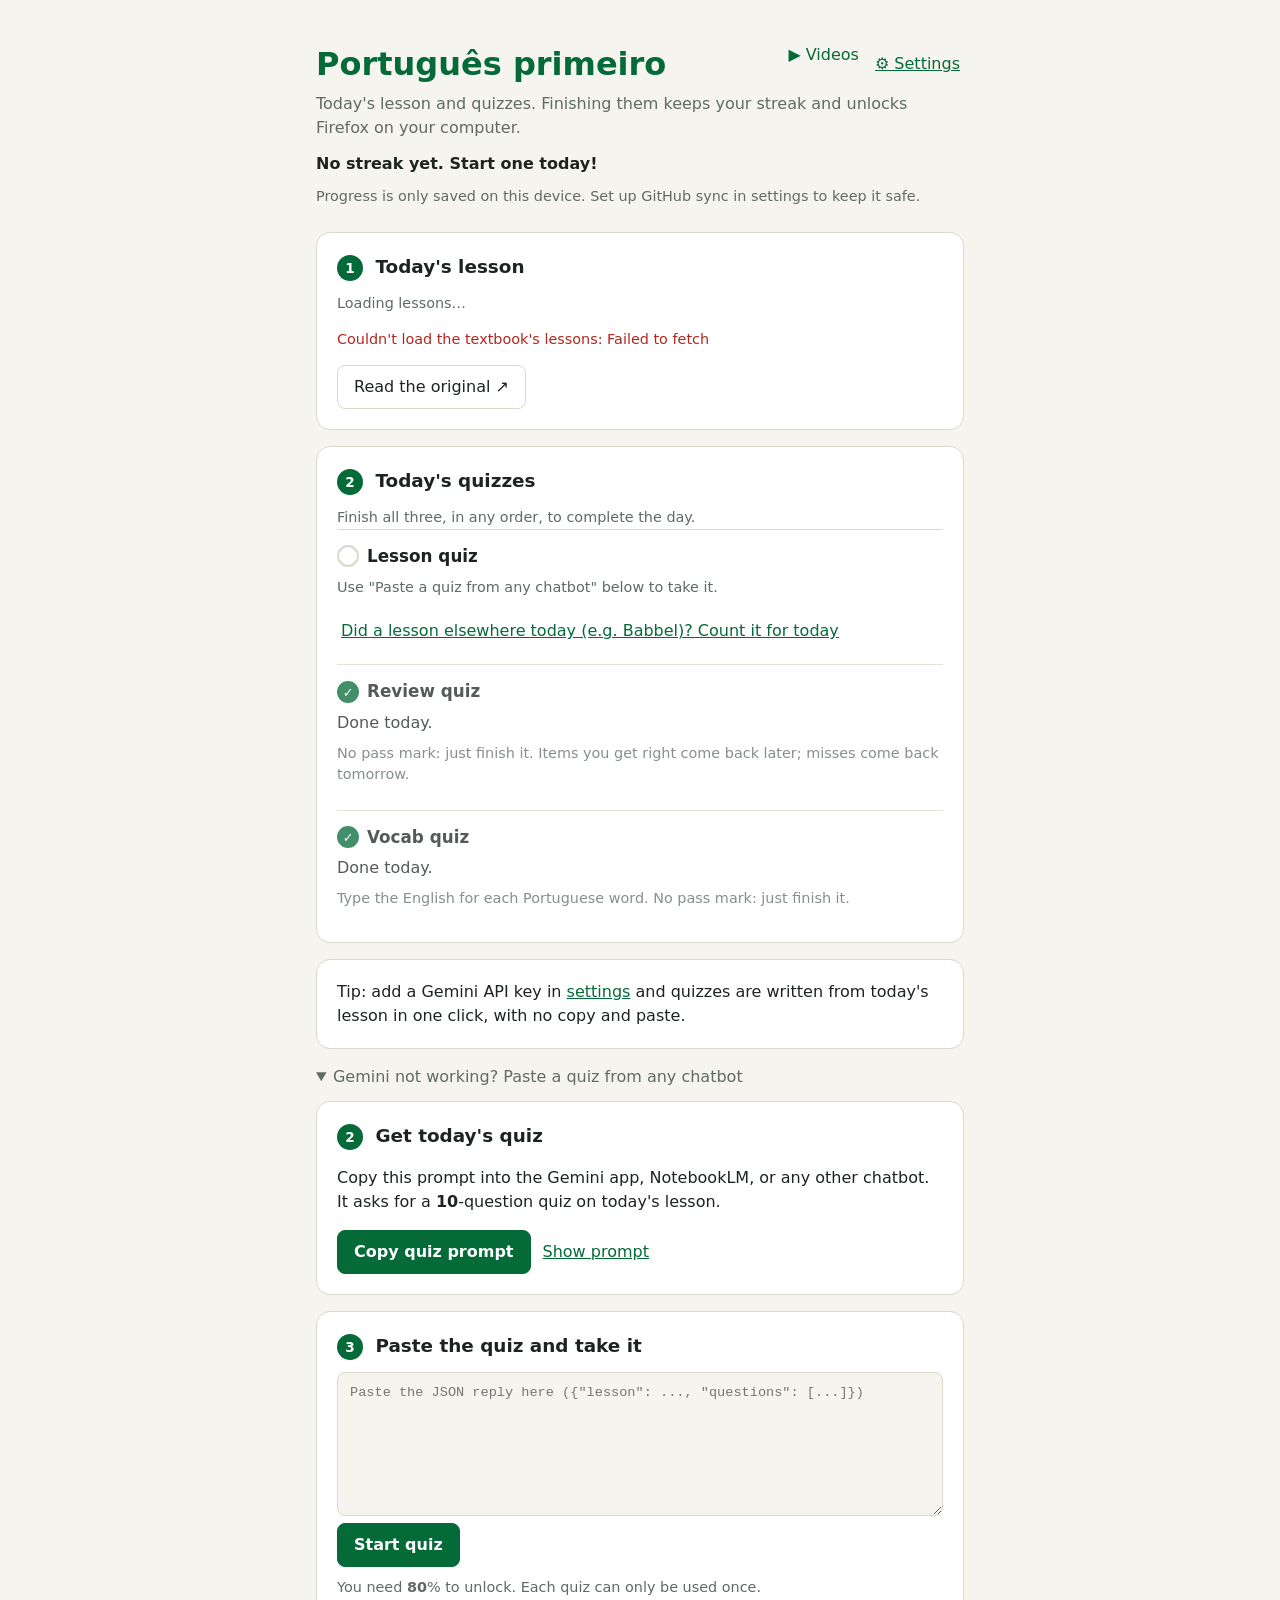
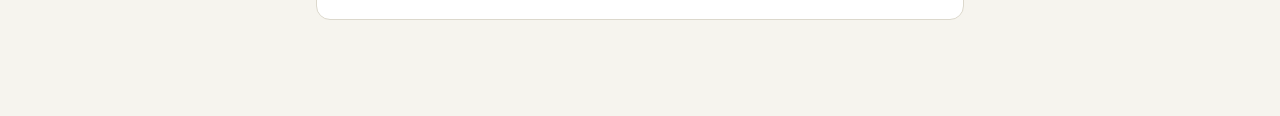
<file: index.html>
<!doctype html>
<html lang="pt" translate="no">
<head>
  <meta charset="utf-8">
  <meta name="google" content="notranslate">
  <meta name="viewport" content="width=device-width, initial-scale=1">
  <title>Português Primeiro</title>
  <link rel="stylesheet" href="lock.css">
  <meta name="apple-mobile-web-app-capable" content="yes">
  <meta name="mobile-web-app-capable" content="yes">
  <meta name="apple-mobile-web-app-title" content="Português">
  <link rel="icon" href="icon.svg">
</head>
<body>
  <main>
    <header>
      <div class="header-top">
        <h1>Português primeiro</h1>
        <div class="header-links">
          <a id="header-watch" class="header-settings" href="watch.html">▶ Videos</a>
          <button id="header-settings" class="link header-settings">⚙ Settings</button>
        </div>
      </div>
      <p class="sub"><span class="ext-only">Firefox stays locked until today's lesson is done.</span><span class="web-only">Today's lesson and quizzes. Finishing them keeps your streak and unlocks Firefox on your computer.</span></p>
      <div id="streak" class="streak"></div>
      <p id="sync-status" class="hint" hidden></p>
    </header>

    <!-- 1. Study, then take the quiz -->
    <section id="setup-view" hidden>
      <div class="card">
        <h2><span class="num">1</span> <span id="lesson-heading">Today's lesson</span></h2>

        <p id="lesson-loading" class="hint">Loading lessons…</p>
        <p id="lesson-error" class="error" hidden></p>

        <div id="lesson-card" hidden>
          <div class="lesson-head">
            <select id="lesson-select" aria-label="Lesson"></select>
          </div>
          <p id="browse-note" class="browse-note" hidden>You're looking at another lesson. Today's quizzes stay on today's lesson.
            <button class="link back-to-today">← Back to today</button></p>
          <p id="lesson-meta" class="hint" style="margin-top:4px"></p>
          <p id="daily-status" class="hint" hidden></p>
          <p id="daily-error" class="error" hidden></p>

          <article id="daily" class="daily" hidden>
            <h3 id="daily-title"></h3>
            <p id="daily-intro"></p>
            <div id="daily-focus" class="focus" hidden></div>
            <div id="daily-sections"></div>
            <h4>Vocabulary</h4>
            <table id="daily-vocab" class="vocab"></table>
            <h4>Check yourself</h4>
            <ol id="daily-practice" class="practice"></ol>
            <p id="daily-recap" class="recap"></p>
          </article>
        </div>
        <div class="row">
          <button id="read-lesson">Read the original ↗</button>
          <button id="rewrite-lesson" class="link" hidden>Rewrite today's lesson</button>
        </div>
      </div>

      <div class="card" id="browse-card" hidden>
        <h2><span class="num">2</span> Practice this lesson</h2>
        <p class="hint" style="margin-top:0">A practice quiz on this lesson only. It doesn't count towards today's quizzes<span class="ext-only"> or unlock Firefox</span>.</p>
        <div class="row">
          <button id="browse-practice" class="primary">Practice quiz on this lesson</button>
          <button class="back-to-today">← Back to today's lesson</button>
        </div>
        <p id="browse-no-gemini" class="hint" hidden>Practice quizzes need a Gemini API key in settings.</p>
        <p id="browse-status" class="hint"></p>
        <p id="browse-error" class="error" hidden></p>
      </div>

      <div class="card" id="tasks-card">
        <h2><span class="num">2</span> Today's quizzes</h2>
        <p class="hint" style="margin-top:0">Finish all three, in any order, to <span class="ext-only">unlock Firefox</span><span class="web-only">complete the day</span>.</p>

        <div class="task" id="task-lesson">
          <h3><span class="task-check" id="lesson-check"></span> Lesson quiz</h3>
          <p id="gemini-plan"></p>
          <p id="lesson-task-note" class="hint"></p>
          <div class="row">
            <button id="generate-quiz" class="primary">Start the lesson quiz</button>
            <button id="skip-lesson" class="link">Did a lesson elsewhere today (e.g. Babbel)? Count it for today</button>
          </div>
          <p id="gemini-status" class="hint"></p>
          <p id="gemini-error" class="error" hidden></p>
        </div>

        <div class="task" id="task-review">
          <h3><span class="task-check" id="review-check"></span> Review quiz</h3>
          <p id="review-summary"></p>
          <p class="hint">No pass mark: just finish it. Items you get right come back later; misses come back tomorrow.</p>
          <div class="row">
            <button id="review-btn" class="primary">Start the review quiz</button>
            <button id="review-offline-btn" class="link">Gemini not working? Build it without Gemini</button>
          </div>
          <p id="review-status" class="hint"></p>
          <p id="review-error" class="error" hidden></p>
        </div>

        <div class="task" id="task-vocab">
          <h3><span class="task-check" id="vocab-check"></span> Vocab quiz</h3>
          <p id="vocab-summary"></p>
          <p class="hint">Type the English for each Portuguese word. No pass mark: just finish it.</p>
          <button id="vocab-btn" class="primary">Start the vocab quiz</button>
          <p id="vocab-status" class="hint"></p>
          <p id="vocab-error" class="error" hidden></p>
        </div>
      </div>

      <div class="card" id="gemini-setup-hint" hidden>
        <p style="margin:0">Tip: add a Gemini API key in <button id="hint-options" class="link" style="padding:0">settings</button>
          and quizzes are written from today's lesson in one click, with no copy and paste.</p>
      </div>

      <details id="manual" class="manual">
        <summary>Gemini not working? Paste a quiz from any chatbot</summary>

        <div class="card">
          <h2><span class="num">2</span> Get today's quiz</h2>
          <p>Copy this prompt into the Gemini app, NotebookLM, or any other chatbot. It asks for a
            <strong class="count-label"></strong>-question quiz on today's lesson.</p>
          <div class="row">
            <button id="copy-quiz" class="primary">Copy quiz prompt</button>
            <button id="toggle-prompt" class="link">Show prompt</button>
          </div>
          <pre id="prompt-preview" hidden></pre>
        </div>

        <div class="card">
          <h2><span class="num">3</span> Paste the quiz and take it</h2>
          <textarea id="quiz-json" rows="6" placeholder='Paste the JSON reply here ({"lesson": ..., "questions": [...]})'></textarea>
          <p id="parse-error" class="error" hidden></p>
          <button id="start-quiz" class="primary">Start quiz</button>
          <p class="hint">You need <strong class="pass-label"></strong>% to unlock. Each quiz can only be used once.</p>
        </div>
      </details>

      <details class="emergency ext-only">
        <summary>Emergency pass</summary>
        <p>Unlocks Firefox for <span id="em-minutes"></span> minutes. Type this exactly:</p>
        <p class="phrase" id="em-phrase"></p>
        <input id="em-input" type="text" autocomplete="off" spellcheck="false">
        <button id="em-btn">Use emergency pass</button>
        <p id="em-msg" class="hint"></p>
      </details>
    </section>

    <!-- 2. Quiz -->
    <section id="quiz-view" hidden>
      <div class="card">
        <div class="progress"><div id="q-bar"></div></div>
        <p id="q-progress" class="hint"></p>
        <h2 id="q-text" class="question"></h2>
        <div id="q-answer"></div>
        <div id="feedback" class="feedback" hidden></div>
        <div class="row">
          <button id="check-btn" class="primary">Check</button>
          <button id="skip-btn">I don't know</button>
          <button id="next-btn" class="primary" hidden>Next →</button>
        </div>
      </div>
    </section>

    <!-- 3. Result -->
    <section id="result-view" hidden>
      <div class="card">
        <h2 id="result-title"></h2>
        <p id="result-score" class="score"></p>
        <div id="review"></div>
        <p id="next-lesson" class="hint" hidden></p>
        <div class="row">
          <button id="save-btn" class="primary" hidden>Save results</button>
          <button id="retry-btn" class="primary" hidden>Try again with a new quiz</button>
          <button id="continue-btn" class="primary ext-only" hidden>Continue browsing →</button>
          <button id="to-practice" hidden>Practice quiz</button>
          <button id="practice-again" class="primary" hidden>Another practice quiz</button>
          <button id="practice-done" hidden>Done</button>
        </div>
      </div>
    </section>

    <!-- Already done today -->
    <section id="done-view" hidden>
      <div class="card">
        <h2>Feito! ✅</h2>
        <p>You've done all of today's quizzes. <span class="ext-only">Firefox is unlocked until 4am.</span><span class="web-only">Your streak is safe, and Firefox on your computer unlocks within a few minutes.</span></p>
        <div class="row">
          <button id="done-continue" class="primary ext-only" hidden>Continue browsing →</button>
          <button id="open-options">Settings &amp; history</button>
        </div>
      </div>

      <div class="card" id="vocab-card" hidden>
        <h2>More vocab</h2>
        <p id="vocab-more-summary"></p>
        <p class="hint">These count: each word's schedule updates, so missed words come back sooner and words you know move further out.</p>
        <div class="row">
          <button id="vocab-more-btn" class="primary">Start a vocab quiz</button>
        </div>
        <p id="vocab-more-status" class="hint"></p>
        <p id="vocab-more-error" class="error" hidden></p>
      </div>

      <div class="card" id="practice-card" hidden>
        <h2>Practice for fun</h2>
        <p>Take an extra quiz on any lesson. It doesn't count: no streak, no history, no review queue.</p>
        <select id="practice-lesson" aria-label="Lesson to practice"></select>

        <div class="row">
          <button id="practice-btn" class="primary">Start a practice quiz</button>
          <button id="overview-original">Read the original ↗</button>
        </div>
        <p id="practice-status" class="hint"></p>
        <p id="practice-error" class="error" hidden></p>

        <details id="practice-overview" class="daily" open>
          <summary>Lesson overview</summary>
          <p id="overview-status" class="hint" hidden></p>
          <div id="overview-body"></div>
        </details>
      </div>
    </section>
  </main>
  <script src="web-shim.js"></script>
  <script src="shared.js"></script>
  <script src="github.js"></script>
  <script src="store.js"></script>
  <script src="book.js"></script>
  <script src="review.js"></script>
  <script src="gemini.js"></script>
  <script src="lock.js"></script>
</body>
</html>
</file>
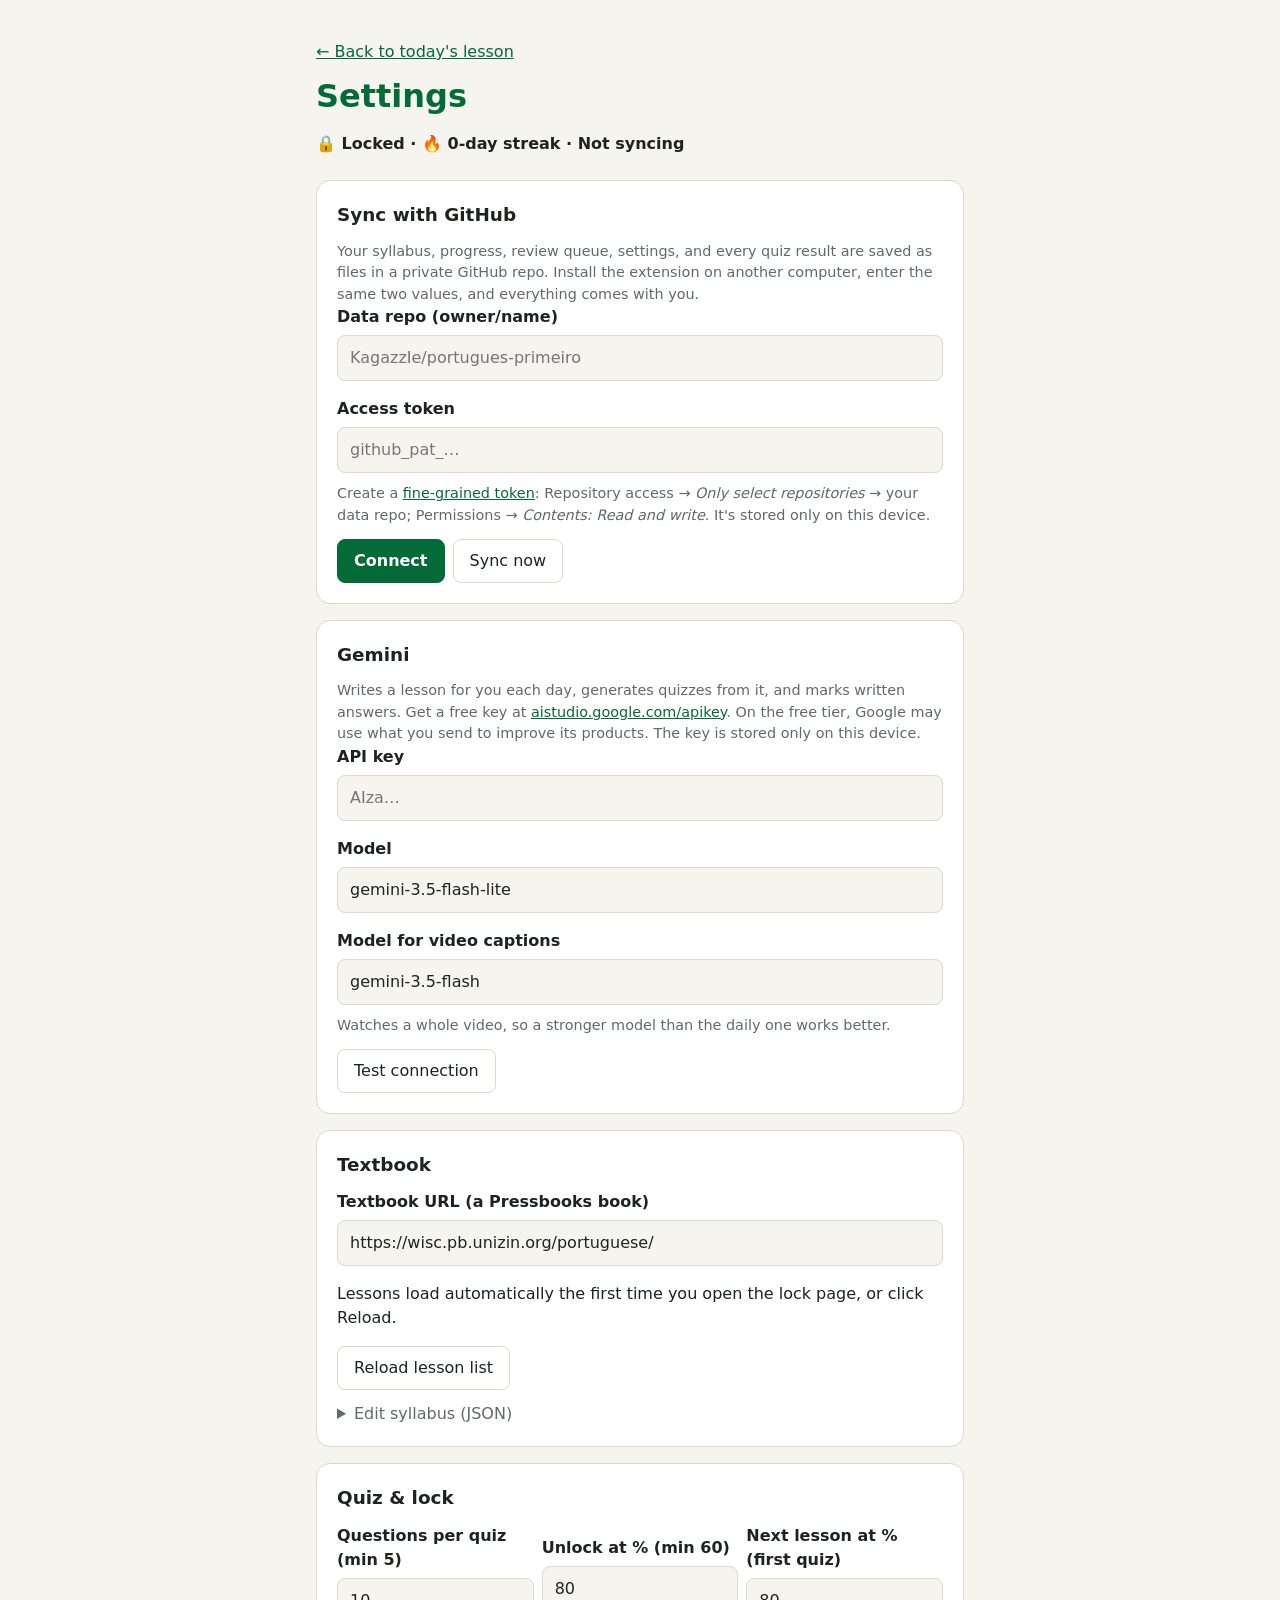
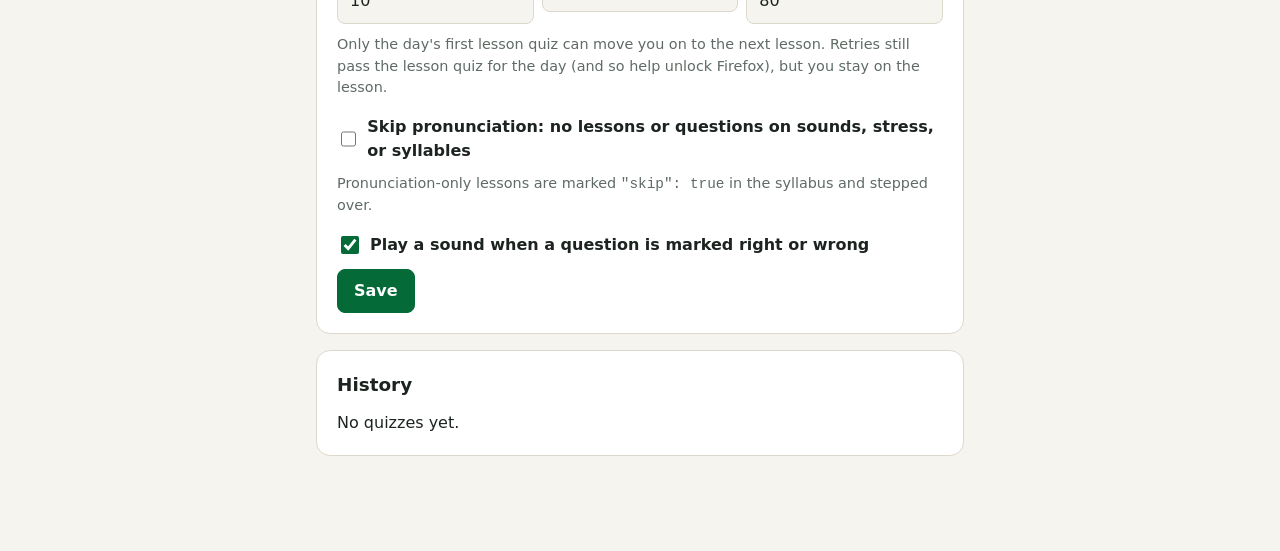
<file: options.html>
<!doctype html>
<html lang="pt" translate="no">
<head>
  <meta charset="utf-8">
  <meta name="google" content="notranslate">
  <meta name="viewport" content="width=device-width, initial-scale=1">
  <title>Português Primeiro Settings</title>
  <link rel="stylesheet" href="lock.css">
  <meta name="apple-mobile-web-app-capable" content="yes">
  <meta name="mobile-web-app-capable" content="yes">
  <meta name="apple-mobile-web-app-title" content="Português">
  <link rel="icon" href="icon.svg">
</head>
<body>
  <main>
    <header>
      <p class="web-only" style="margin:0 0 8px"><a href="index.html">← Back to today's lesson</a></p>
      <h1>Settings</h1>
      <div id="status" class="streak"></div>
    </header>

    <div class="card">
      <h2>Sync with GitHub</h2>
      <p class="hint" style="margin-top:0">Your syllabus, progress, review queue, settings, and every quiz result are saved
        as files in a private GitHub repo. Install the extension on another computer, enter the same two values, and
        everything comes with you.</p>

      <label for="githubRepo">Data repo (owner/name)</label>
      <input id="githubRepo" type="text" spellcheck="false" placeholder="KagazzIe/portugues-primeiro">

      <label for="githubToken" style="margin-top:16px">Access token</label>
      <input id="githubToken" type="password" autocomplete="off" spellcheck="false" placeholder="github_pat_…">
      <p class="hint">Create a <a href="https://github.com/settings/personal-access-tokens/new" target="_blank" rel="noopener">fine-grained token</a>:
        Repository access → <em>Only select repositories</em> → your data repo; Permissions → <em>Contents: Read and write</em>.
        It's stored only on this device.</p>

      <div class="row">
        <button id="connect" class="primary">Connect</button>
        <button id="sync-now">Sync now</button>
        <span id="sync-msg" class="hint" style="margin:0"></span>
      </div>
    </div>

    <div class="card">
      <h2>Gemini</h2>
      <p class="hint" style="margin-top:0">Writes a lesson for you each day, generates quizzes from it,
        and marks written answers. Get a free key at
        <a href="https://aistudio.google.com/apikey" target="_blank" rel="noopener">aistudio.google.com/apikey</a>.
        On the free tier, Google may use what you send to improve its products. The key is stored only on this device.</p>

      <label for="geminiApiKey">API key</label>
      <input id="geminiApiKey" type="password" autocomplete="off" spellcheck="false" placeholder="AIza…">

      <label for="geminiModel" style="margin-top:16px">Model</label>
      <input id="geminiModel" type="text" spellcheck="false">

      <label for="videoModel" style="margin-top:16px">Model for video captions</label>
      <input id="videoModel" type="text" spellcheck="false">
      <p class="hint">Watches a whole video, so a stronger model than the daily one works better.</p>

      <div class="row">
        <button id="test-gemini">Test connection</button>
        <span id="test-status" class="hint" style="margin:0"></span>
      </div>
    </div>

    <div class="card">
      <h2>Textbook</h2>
      <label for="bookUrl">Textbook URL (a Pressbooks book)</label>
      <input id="bookUrl" type="text" spellcheck="false">
      <p id="syllabus-status"></p>
      <div class="row">
        <button id="reload-lessons">Reload lesson list</button>
        <span id="reload-status" class="hint" style="margin:0"></span>
      </div>
      <ol id="lesson-list" class="lesson-list"></ol>
      <p id="review-status" class="hint"></p>
      <details id="syllabus-edit" style="margin-top:12px">
        <summary style="cursor:pointer;color:var(--muted)">Edit syllabus (JSON)</summary>
        <p class="hint">Fix lesson titles. Each lesson needs a "title" and at least one entry in "sources".</p>
        <textarea id="syllabus-json" rows="14"></textarea>
        <div class="row">
          <button id="save-syllabus">Save syllabus</button>
          <span id="syllabus-json-status" class="hint" style="margin:0"></span>
        </div>
      </details>
    </div>

    <div class="card">
      <h2>Quiz &amp; lock</h2>
      <div class="row" style="margin-top:0">
        <div style="flex:1;min-width:140px">
          <label for="questionCount">Questions per quiz (min <span id="min-q"></span>)</label>
          <input id="questionCount" type="text" inputmode="numeric">
        </div>
        <div style="flex:1;min-width:140px">
          <label for="passPercent">Unlock at % (min <span id="min-p"></span>)</label>
          <input id="passPercent" type="text" inputmode="numeric">
        </div>
        <div style="flex:1;min-width:140px">
          <label for="advancePercent">Next lesson at % (first quiz)</label>
          <input id="advancePercent" type="text" inputmode="numeric">
        </div>
      </div>
      <p class="hint">Only the day's first lesson quiz can move you on to the next lesson. Retries still pass the lesson quiz for the day (and so help unlock Firefox), but you stay on the lesson.</p>

      <label class="check" style="margin-top:16px">
        <input id="skipPronunciation" type="checkbox">
        Skip pronunciation: no lessons or questions on sounds, stress, or syllables
      </label>
      <p class="hint">Pronunciation-only lessons are marked <code>"skip": true</code> in the syllabus and stepped over.</p>

      <label class="check" style="margin-top:16px">
        <input id="sounds" type="checkbox">
        Play a sound when a question is marked right or wrong
      </label>

      <label class="ext-only" for="allowlist" style="margin-top:16px">Sites allowed while locked (one domain per line, subdomains included)</label>
      <textarea class="ext-only" id="allowlist" rows="9"></textarea>

      <div class="row">
        <button id="save" class="primary">Save</button>
        <span id="saved" class="hint" style="margin:0"></span>
      </div>
    </div>

    <div class="card">
      <h2>History</h2>
      <div id="history"></div>
    </div>
  </main>
  <script src="web-shim.js"></script>
  <script src="shared.js"></script>
  <script src="github.js"></script>
  <script src="store.js"></script>
  <script src="book.js"></script>
  <script src="review.js"></script>
  <script src="gemini.js"></script>
  <script src="options.js"></script>
</body>
</html>
</file>
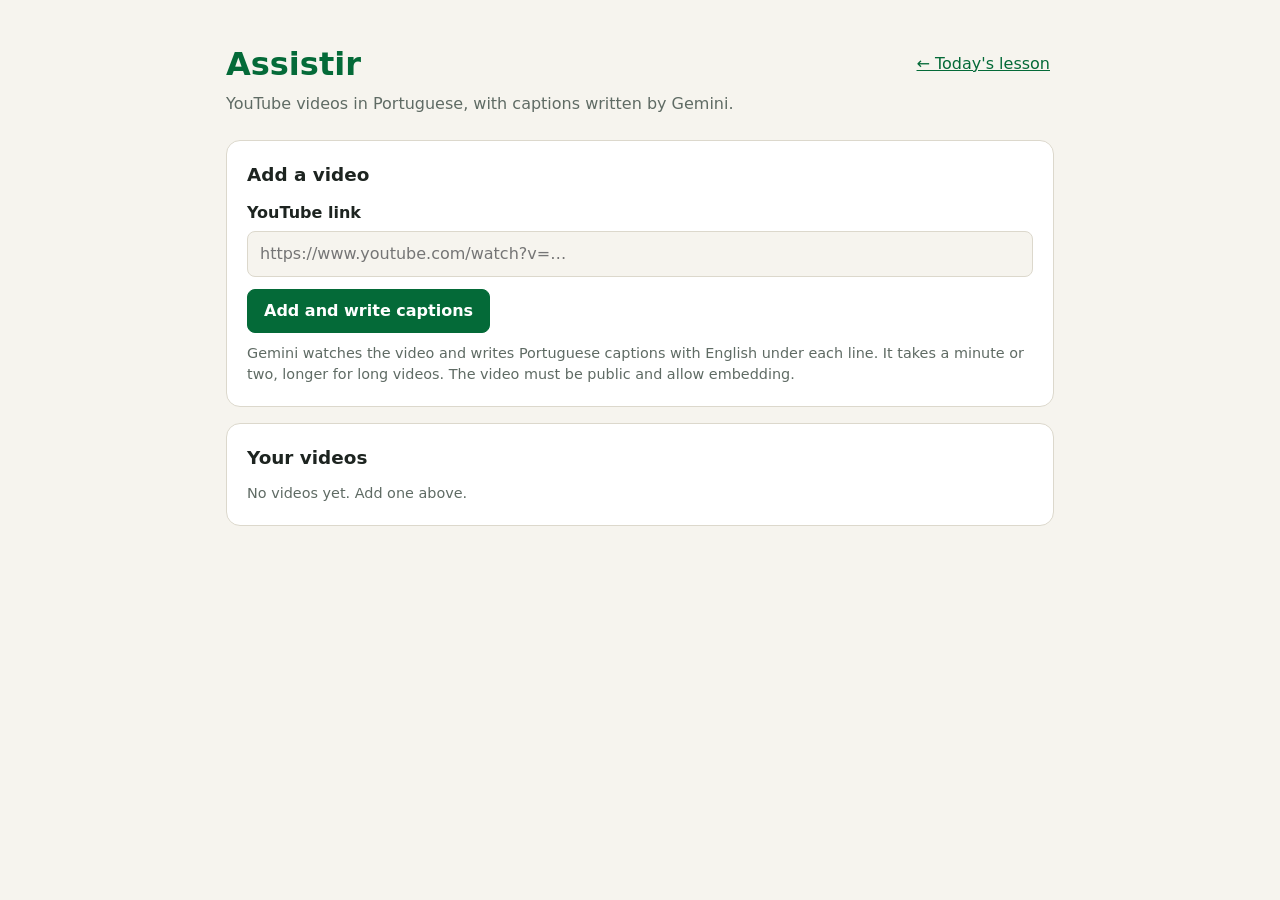
<file: watch.html>
<!doctype html>
<html lang="pt" translate="no">
<head>
  <meta charset="utf-8">
  <meta name="google" content="notranslate">
  <meta name="viewport" content="width=device-width, initial-scale=1">
  <title>Watch · Português Primeiro</title>
  <link rel="stylesheet" href="lock.css">
  <meta name="apple-mobile-web-app-capable" content="yes">
  <meta name="mobile-web-app-capable" content="yes">
  <meta name="apple-mobile-web-app-title" content="Português">
  <link rel="icon" href="icon.svg">
</head>
<body class="watch-page">
  <main>
    <header>
      <div class="header-top">
        <h1>Assistir</h1>
        <button id="back-home" class="link header-settings">← Today's lesson</button>
      </div>
      <p class="sub">YouTube videos in Portuguese, with captions written by Gemini.</p>
      <p id="sync-status" class="hint" hidden></p>
    </header>

    <!-- The list of videos, and adding one -->
    <section id="library-view" hidden>
      <div class="card" id="picks-card" hidden>
        <h2>Today's picks</h2>
        <p id="picks-summary" class="hint" style="margin-top:0"></p>
        <ul id="picks" class="picks"></ul>
        <p id="picks-status" class="hint"></p>
        <p id="picks-error" class="error" hidden></p>
      </div>

      <div class="card">
        <h2>Add a video</h2>
        <label for="video-url">YouTube link</label>
        <input id="video-url" type="text" autocomplete="off" spellcheck="false" placeholder="https://www.youtube.com/watch?v=…">
        <div class="row">
          <button id="add-video" class="primary">Add and write captions</button>
        </div>
        <p id="add-status" class="hint"></p>
        <p id="add-error" class="error" hidden></p>
        <p class="hint">Gemini watches the video and writes Portuguese captions with English under each line.
          It takes a minute or two, longer for long videos. The video must be public and allow embedding.</p>
      </div>

      <div class="card">
        <h2>Your videos</h2>
        <p id="library-empty" class="hint" style="margin-top:0" hidden>No videos yet. Add one above.</p>
        <ul id="library" class="video-list"></ul>
      </div>
    </section>

    <!-- One video with its captions -->
    <section id="watch-view" hidden>
      <div class="row" style="margin:0 0 12px">
        <button id="to-library" class="link" style="padding-left:0">← All videos</button>
      </div>
      <h2 id="video-title" class="video-title"></h2>
      <p id="video-meta" class="hint" style="margin:0 0 12px"></p>

      <div class="player">
        <iframe id="player" title="YouTube video player" allow="autoplay; encrypted-media; picture-in-picture; fullscreen" allowfullscreen></iframe>
        <button id="fs-video" class="fs-video" title="Fullscreen with captions (F)" aria-label="Fullscreen">
          <svg class="fs-enter" viewBox="0 0 24 24" width="22" height="22" aria-hidden="true"><path fill="currentColor" d="M3 3h7v2H5v5H3V3zm11 0h7v7h-2V5h-5V3zM3 14h2v5h5v2H3v-7zm16 0h2v7h-7v-2h5v-5z"/></svg>
          <svg class="fs-exit" viewBox="0 0 24 24" width="22" height="22" aria-hidden="true"><path fill="currentColor" d="M8 3h2v7H3V8h5V3zm6 0h2v5h5v2h-7V3zM3 14h7v7H8v-5H3v-2zm11 0h7v2h-5v5h-2v-7z"/></svg>
        </button>
        <div id="overlay" class="overlay" hidden>
          <p class="ov-line"><span id="ov-pt" class="ov-pt"></span></p>
          <p class="ov-line"><span id="ov-en" class="ov-en"></span></p>
        </div>
      </div>
      <p id="player-error" class="error" hidden></p>

      <div class="card now-card">
        <p id="now-pt" class="now-pt"></p>
        <p id="now-en" class="now-en"></p>
        <div id="gloss" class="gloss" hidden></div>
        <div class="row caption-controls">
          <button id="prev-line" title="Previous line (←)">⏮</button>
          <button id="replay-line" title="Replay this line (R)">⟲ Replay line</button>
          <button id="next-line" title="Next line (→)">⏭</button>
          <button id="speed" title="Playback speed">Speed 1×</button>
          <button id="fullscreen" title="Fullscreen with captions (F)">⛶ Fullscreen</button>
        </div>
        <div class="row caption-toggles">
          <label class="check"><input id="on-video" type="checkbox" checked> Captions on video</label>
          <label class="check"><input id="show-en" type="checkbox" checked> English (E)</label>
          <label class="check"><input id="pause-each" type="checkbox"> Pause after each line</label>
          <label class="check"><input id="follow" type="checkbox" checked> Follow along</label>
        </div>
        <p class="hint">Tap a word in the captions to see what it means. Tap a line below to jump to it.
          Keys (F, R, E, ← →) work after clicking beside the video, not on it.</p>
      </div>

      <div class="card transcript-card">
        <ol id="transcript" class="transcript"></ol>
      </div>

      <div class="row">
        <button id="redo-captions" class="link" style="padding-left:0">Rewrite the captions</button>
        <a id="open-youtube" target="_blank" rel="noopener">Open on YouTube ↗</a>
      </div>
      <p id="redo-status" class="hint"></p>
      <p id="redo-error" class="error" hidden></p>
    </section>

    <p id="page-loading" class="hint">Loading…</p>
  </main>
  <script src="web-shim.js"></script>
  <script src="shared.js"></script>
  <script src="github.js"></script>
  <script src="store.js"></script>
  <script src="gemini.js"></script>
  <script src="watch.js"></script>
</body>
</html>
</file>
<file: lock.css>
:root {
  --bg: #f6f4ee;
  --card: #ffffff;
  --text: #1d2420;
  --muted: #5f6b64;
  --border: #dcd8cc;
  --green: #046a38;
  --green-soft: #e3f1e8;
  --red: #b3261e;
  --red-soft: #fbe7e5;
  --yellow: #ffd100;
}
@media (prefers-color-scheme: dark) {
  :root {
    --bg: #141917;
    --card: #1e2421;
    --text: #e8ece9;
    --muted: #9aa69f;
    --border: #333c37;
    --green: #4cc38a;
    --green-soft: #1b3326;
    --red: #f2827a;
    --red-soft: #3a2220;
  }
}

* { box-sizing: border-box; }
body {
  margin: 0;
  background: var(--bg);
  color: var(--text);
  font: 16px/1.5 system-ui, -apple-system, "Segoe UI", sans-serif;
}
main { max-width: 680px; margin: 0 auto; padding: 40px 16px 80px; }
header { margin-bottom: 24px; }
.header-top { display: flex; flex-wrap: wrap; align-items: center; justify-content: space-between; gap: 4px 12px; }
.header-settings { text-decoration: none; white-space: nowrap; }
h1 { margin: 0; font-size: 2rem; color: var(--green); }
h2 { margin: 0 0 12px; font-size: 1.15rem; }
.sub { margin: 4px 0 0; color: var(--muted); }
.streak { margin-top: 12px; font-weight: 600; }

.card {
  background: var(--card);
  border: 1px solid var(--border);
  border-radius: 14px;
  padding: 20px;
  margin-bottom: 16px;
}
.num {
  display: inline-grid; place-items: center;
  width: 26px; height: 26px; margin-right: 6px;
  border-radius: 50%; background: var(--green); color: #fff; font-size: .85rem;
}
label { display: block; font-weight: 600; margin-bottom: 6px; }
input[type=text], input[type=password], textarea {
  width: 100%; padding: 10px 12px;
  border: 1px solid var(--border); border-radius: 8px;
  background: var(--bg); color: var(--text); font: inherit;
}
textarea { font-family: ui-monospace, Consolas, monospace; font-size: .85rem; resize: vertical; }
.row { display: flex; flex-wrap: wrap; gap: 8px; margin-top: 12px; align-items: center; }

button {
  font: inherit; cursor: pointer;
  padding: 9px 16px; border-radius: 8px;
  border: 1px solid var(--border); background: var(--card); color: var(--text);
}
button:hover { border-color: var(--green); }
button.primary { background: var(--green); border-color: var(--green); color: #fff; font-weight: 600; }
.browse-note { margin: 8px 0 0; padding: 8px 10px; border-left: 3px solid var(--green); }
.browse-note button.link { padding: 0 4px; }
button.link { border: none; background: none; color: var(--green); text-decoration: underline; padding: 9px 4px; }
button:disabled { opacity: .5; cursor: default; }

.hint { color: var(--muted); font-size: .9rem; margin: 10px 0 0; }
.error { color: var(--red); font-size: .9rem; }
pre {
  white-space: pre-wrap; word-break: break-word;
  background: var(--bg); border: 1px solid var(--border); border-radius: 8px;
  padding: 12px; font-size: .8rem; max-height: 300px; overflow: auto;
}

.progress { height: 6px; background: var(--border); border-radius: 3px; overflow: hidden; }
#q-bar { height: 100%; width: 0; background: var(--green); transition: width .3s; }
.question { font-size: 1.35rem; margin-top: 8px; }
.option { display: block; width: 100%; text-align: left; margin-bottom: 8px; padding: 12px 14px; }
.option.correct { background: var(--green-soft); border-color: var(--green); }
.option.wrong { background: var(--red-soft); border-color: var(--red); }
.option.mark .q { font-weight: 600; }
.option.mark .yours { color: var(--red); }
.option.mark .right { color: var(--green); }
.option.mark .state { margin-top: 6px; font-size: .9rem; font-weight: 600; }
/* Unmarked cards stay plain (a thin red stripe only); marked ones turn green. */
.option.mark.wrong { background: var(--card); border-color: var(--border); border-left: 4px solid var(--red); }
.option.mark.wrong:hover { border-color: var(--green); border-left-color: var(--red); }
.option.mark.wrong .state { color: var(--muted); }

.feedback { margin-top: 12px; padding: 12px 14px; border-radius: 8px; }
.feedback.good { background: var(--green-soft); }
.feedback.bad { background: var(--red-soft); }
.feedback p { margin: 4px 0; }

.score { font-size: 2.2rem; font-weight: 700; margin: 0 0 12px; }
.review-item { border-top: 1px solid var(--border); padding: 10px 0; }
.review-item .q { font-weight: 600; }
.review-item .yours { color: var(--red); }
.review-item .right { color: var(--green); }

a { color: var(--green); }

/* The phone version (a website) has no browser to lock or unlock. */
.web-app .ext-only { display: none !important; }
.web-only { display: none; }
.web-app .web-only { display: revert; }
label.check { display: flex; gap: 8px; align-items: center; font-weight: 600; cursor: pointer; }
label.check input { width: 18px; height: 18px; accent-color: var(--green); }

select {
  width: 100%; padding: 10px 12px; font: inherit; font-weight: 600;
  border: 1px solid var(--border); border-radius: 8px;
  background: var(--bg); color: var(--text);
}
.daily h3 { font-size: 1.3rem; margin: 16px 0 4px; }
.daily h4 { margin: 20px 0 6px; font-size: 1rem; }
.daily section { margin-top: 18px; }
.daily section h4 { margin: 0 0 6px; color: var(--green); }
.daily p { margin: 0 0 10px; }
.focus { background: var(--green-soft); border-radius: 8px; padding: 10px 14px; margin: 10px 0; }
.daily .examples { margin: 4px 0 0; }
.practice { padding-left: 22px; }
.practice li { margin-bottom: 6px; }
.practice details { display: inline; }
.practice summary { cursor: pointer; color: var(--green); display: inline; font-size: .9rem; margin-left: 6px; }
.recap { color: var(--muted); font-style: italic; margin-top: 16px; }
.task { border-top: 1px solid var(--border); padding: 14px 0 4px; }
.task h3 { margin: 0 0 6px; font-size: 1.05rem; display: flex; align-items: center; gap: 8px; }
.task p { margin: 4px 0 8px; }
.task.done { opacity: .75; }
.task-check {
  display: inline-grid; place-items: center; width: 22px; height: 22px; border-radius: 50%;
  border: 2px solid var(--border); font-size: .8rem; color: #fff; flex: none;
}
.task.done .task-check { background: var(--green); border-color: var(--green); }
#practice-overview { margin: 14px 0 4px; }
#practice-overview > summary { cursor: pointer; color: var(--green); font-weight: 600; }
.grammar-table { border-collapse: collapse; font-size: .9rem; margin: 6px 0 10px; display: block; overflow-x: auto; }
.grammar-table th, .grammar-table td { border: 1px solid var(--border); padding: 4px 8px; text-align: left; }
.grammar-table th { background: var(--bg); }
.pitfalls { color: var(--muted); font-size: .9rem; padding-left: 20px; }
#overview-vocab > summary { cursor: pointer; color: var(--green); margin: 12px 0 6px; }
.vocab { width: 100%; border-collapse: collapse; font-size: .92rem; }
.vocab td { padding: 4px 8px 4px 0; border-bottom: 1px solid var(--border); vertical-align: top; }
.vocab td:first-child { font-weight: 600; width: 45%; }
.examples { padding-left: 20px; font-size: .92rem; }
.examples .en { color: var(--muted); }
.lesson-list { padding-left: 24px; margin: 8px 0 0; }
.lesson-list li { margin-bottom: 2px; }
.lesson-list li.current { font-weight: 700; color: var(--green); }
.lesson-list li.pending { color: var(--muted); }
.manual > summary { cursor: pointer; color: var(--muted); margin: 4px 0 16px; }
.manual[open] > summary { margin-bottom: 12px; }

.emergency { margin-top: 24px; color: var(--muted); }
.emergency summary { cursor: pointer; }
.phrase { font-style: italic; color: var(--text); }
.emergency input { margin-bottom: 8px; }

/* Watch page */
.header-links { display: flex; gap: 4px 12px; flex-wrap: wrap; }
.watch-page main { max-width: 860px; }
.video-list { list-style: none; padding: 0; margin: 0; }
.video-list li { display: flex; flex-wrap: wrap; align-items: baseline; gap: 2px 10px; padding: 10px 0; border-top: 1px solid var(--border); }
.video-list li:first-child { border-top: none; padding-top: 0; }
.video-list .video-link { font-weight: 600; flex: 1 1 100%; }
.video-list .hint { margin: 0; }
.video-list button.link { padding: 0 4px; font-size: .9rem; }
.video-title { font-size: 1.3rem; margin-bottom: 4px; }
.player { position: relative; width: 100%; aspect-ratio: 16 / 9; background: #000; border-radius: 12px; overflow: hidden; margin-bottom: 12px; }
.player iframe { position: absolute; inset: 0; width: 100%; height: 100%; border: 0; }
.now-card { position: sticky; top: 0; z-index: 1; }
.now-pt { font-size: 1.35rem; font-weight: 600; margin: 0; line-height: 1.45; min-height: 1.45em; }
.now-en { color: var(--muted); margin: 4px 0 0; min-height: 1.5em; }
.hide-en .now-en, .hide-en .transcript .en { visibility: hidden; }
.hide-en .transcript .en { display: none; }
button.word { font: inherit; padding: 0 1px; border: none; background: none; color: inherit; border-radius: 4px; cursor: pointer; }
button.word:hover { background: var(--green-soft); color: var(--green); }
.gloss { margin-top: 10px; padding: 8px 12px; border-radius: 8px; background: var(--green-soft); }
.caption-controls button { padding: 7px 12px; }
.caption-toggles { gap: 4px 18px; margin-top: 8px; }
.caption-toggles label.check { margin: 0; font-weight: 400; }
.transcript-card { padding: 8px; }
.transcript { list-style: none; margin: 0; padding: 0; max-height: 45vh; overflow-y: auto; }
.transcript li { display: grid; grid-template-columns: 3.5em 1fr; gap: 0 8px; padding: 6px 8px; border-radius: 8px; cursor: pointer; }
.transcript li:hover { background: var(--bg); }
.transcript li.active { background: var(--green-soft); }
.transcript .t { color: var(--muted); font-size: .85rem; font-variant-numeric: tabular-nums; padding-top: 2px; }
.transcript .pt { grid-column: 2; }
.transcript .en { grid-column: 2; color: var(--muted); font-size: .9rem; }
@media (max-width: 600px) {
  .now-card { position: static; }
  .now-card > .hint { display: none; }
  .caption-controls button { padding: 6px 10px; }
  .now-pt { font-size: 1.2rem; }
}

/* Captions on the video. Clicks pass through to YouTube's controls except on the words themselves. */
.overlay {
  position: absolute; left: 4%; right: 4%; bottom: 72px; z-index: 1;
  text-align: center; pointer-events: none;
}
.overlay[hidden] { display: none; }
.ov-line { margin: 0; line-height: 1.5; }
.ov-pt, .ov-en {
  background: rgba(0, 0, 0, .78); color: #fff; padding: 2px 8px; border-radius: 4px;
  -webkit-box-decoration-break: clone; box-decoration-break: clone;
}
.ov-pt { font-size: clamp(.95rem, 2.6vw, 1.45rem); font-weight: 600; }
.ov-en { font-size: clamp(.8rem, 2vw, 1.05rem); color: #e4e4e4; }
.overlay button.word { pointer-events: auto; color: #fff; }
.overlay button.word:hover { background: rgba(255, 255, 255, .2); color: #fff; }
.overlay .gloss { display: inline-block; margin: 0 0 6px; text-align: left; max-width: 100%; background: rgba(0, 0, 0, .85); color: #fff; }
.overlay .gloss .hint { color: #ccc; }
.gloss[hidden] { display: none; }
body:not(.captions-on-video) .overlay { display: none; }
.captions-on-video .now-card .now-pt, .captions-on-video .now-card .now-en { display: none; }
.hide-en .ov-en { display: none; }
.player:fullscreen { aspect-ratio: auto; border-radius: 0; }
.player:fullscreen .overlay { bottom: 90px; }
.player:fullscreen .ov-pt { font-size: 2.2rem; }
.player:fullscreen .ov-en { font-size: 1.5rem; }

/* Our fullscreen button, in the corner where YouTube's usually is. */
.fs-video {
  position: absolute; right: 10px; bottom: 10px; z-index: 2;
  display: grid; place-items: center; width: 42px; height: 38px; padding: 0;
  border: none; border-radius: 8px; background: rgba(0, 0, 0, .65); color: #fff;
}
.fs-video:hover { background: rgba(0, 0, 0, .85); border: none; }
.fs-video[hidden] { display: none; }
.fs-video .fs-exit, .player:fullscreen .fs-video .fs-enter { display: none; }
.player:fullscreen .fs-video .fs-exit { display: block; }

.gloss-line { font-size: .9rem; margin-top: 2px; color: var(--muted); }
.gloss-here { color: inherit; }
.gloss-label { font-weight: 600; }
.overlay .gloss-line { color: #ccc; }
.overlay .gloss-here { color: #fff; }

/* Today's picks */
.picks { list-style: none; margin: 12px 0 0; padding: 0; display: grid; gap: 12px; }
.pick { display: grid; grid-template-columns: 200px 1fr; gap: 12px; align-items: start; }
.pick-thumb { position: relative; border-radius: 8px; overflow: hidden; aspect-ratio: 16 / 9; background: var(--bg); }
.pick-thumb img { display: block; width: 100%; height: 100%; object-fit: cover; }
.pick-duration { position: absolute; right: 6px; bottom: 6px; padding: 1px 6px; border-radius: 4px; background: rgba(0, 0, 0, .8); color: #fff; font-size: .8rem; font-variant-numeric: tabular-nums; }
.pick-body { display: flex; flex-direction: column; gap: 8px; align-items: flex-start; }
.pick-title { font-weight: 600; }
@media (max-width: 520px) {
  .pick { grid-template-columns: 1fr; }
}
</file>
